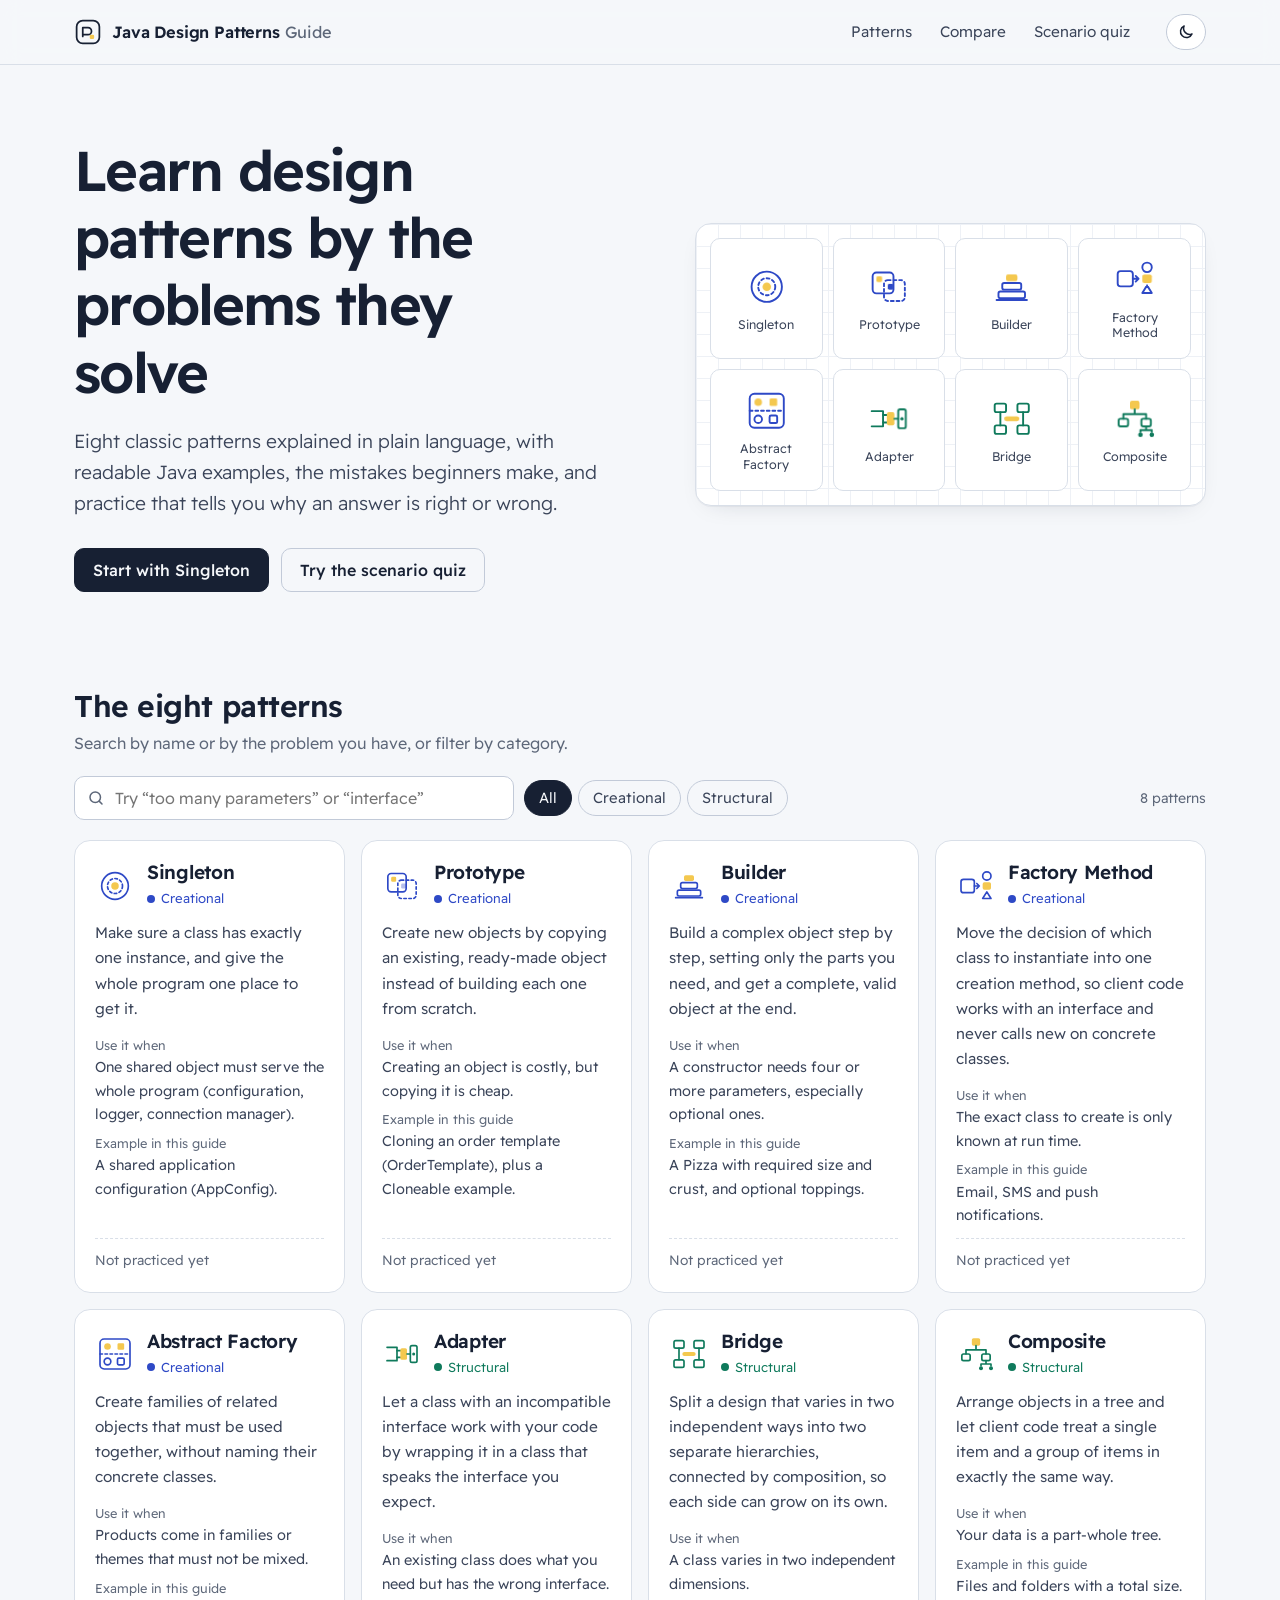
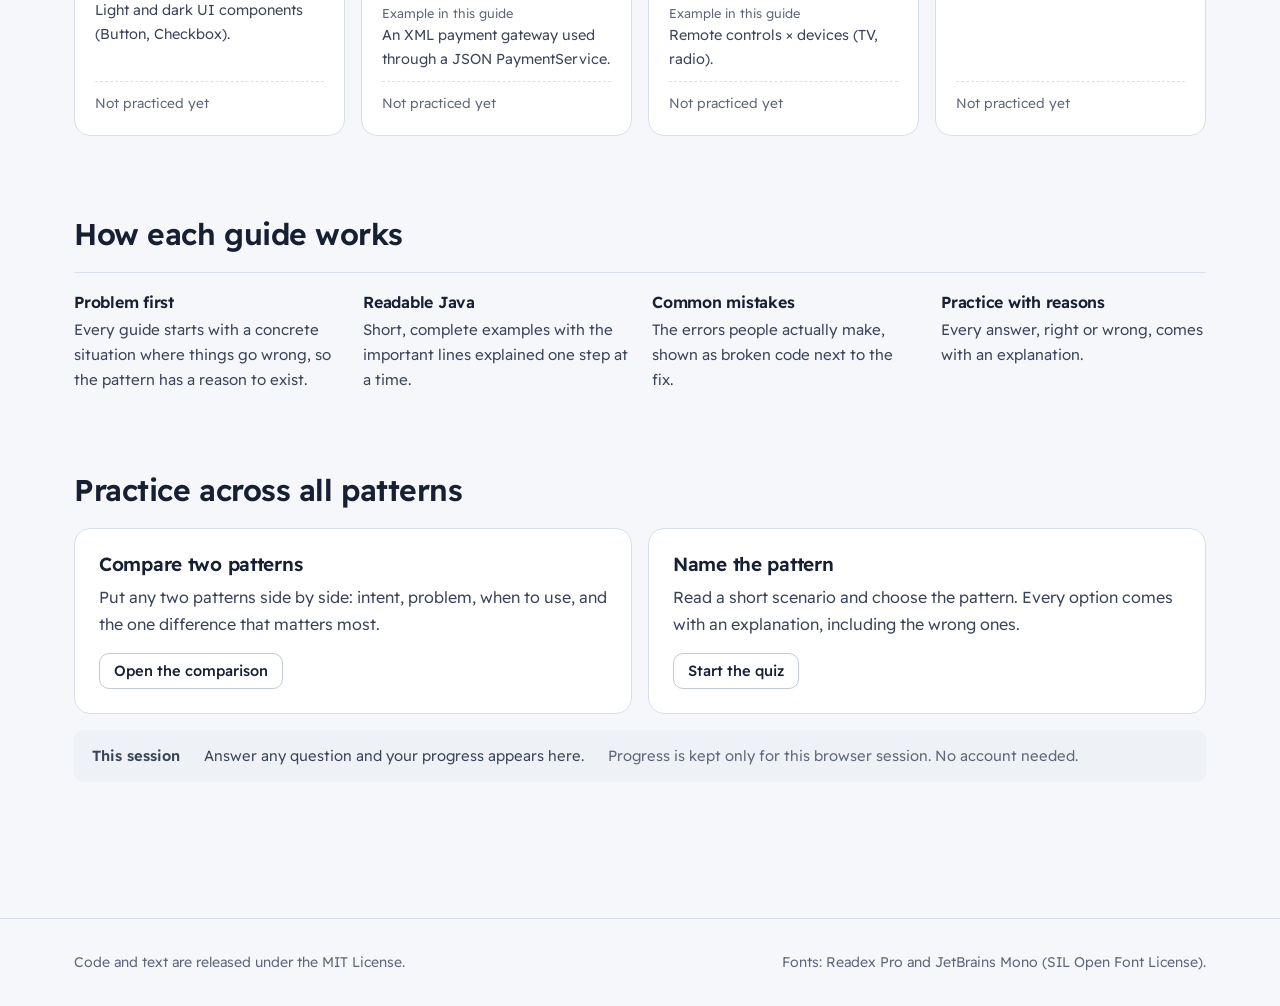
<file: index.html>
<!doctype html>
<html lang="en">
<head>
  <meta charset="utf-8">
  <meta name="viewport" content="width=device-width, initial-scale=1">
  <title>Java Design Patterns Guide</title>
  <meta name="description" content="A beginner-friendly guide to eight classic design patterns in Java: the problems they solve, readable examples, common mistakes, and interactive practice.">
  <meta name="color-scheme" content="light dark">
  <meta name="theme-color" content="#f5f7fa" media="(prefers-color-scheme: light)">
  <meta name="theme-color" content="#0f1522" media="(prefers-color-scheme: dark)">
  <meta property="og:title" content="Java Design Patterns Guide">
  <meta property="og:description" content="Learn eight classic design patterns through the problems they solve.">
  <meta property="og:type" content="website">
  <link rel="icon" href="assets/favicon.svg" type="image/svg+xml">
  <link rel="stylesheet" href="assets/css/main.css">
  <script>
    // Apply the saved or system theme before the first paint.
    (function () {
      var theme = null;
      try { theme = localStorage.getItem('jdpg-theme'); } catch (e) {}
      if (theme !== 'light' && theme !== 'dark') {
        theme = window.matchMedia && matchMedia('(prefers-color-scheme: dark)').matches ? 'dark' : 'light';
      }
      document.documentElement.setAttribute('data-theme', theme);
    })();
  </script>
  <script type="module" src="assets/js/main.js"></script>
</head>
<body>
  <a class="skip-link" href="#app" id="skip-link">Skip to content</a>

  <header class="site-header">
    <div class="wrap header-row">
      <a class="brand" href="#/" aria-label="Java Design Patterns Guide, home">
        <svg viewBox="0 0 32 32" aria-hidden="true">
          <rect x="3" y="3" width="26" height="26" rx="7" fill="none" stroke="currentColor" stroke-width="2"/>
          <path d="M10 21V11h6a4 4 0 0 1 0 8h-6" fill="none" stroke="currentColor" stroke-width="2" stroke-linecap="round" stroke-linejoin="round"/>
          <rect x="18" y="19" width="5" height="5" rx="1.5" fill="#f4c84f"/>
        </svg>
        <span class="brand-text">Java Design Patterns <span>Guide</span></span>
      </a>
      <nav class="main-nav" id="main-nav" aria-label="Main"></nav>
      <div class="tools">
        <button class="tool-btn" id="theme-btn" type="button"></button>
      </div>
    </div>
  </header>

  <main id="app" tabindex="-1">
    <noscript>
      <div class="wrap" style="padding:48px 24px">
        <p>This guide needs JavaScript for navigation and exercises. The Java examples can be read directly in the <code>java/</code> folder of the repository.</p>
      </div>
    </noscript>
  </main>

  <footer class="site-footer">
    <div class="wrap footer-row" id="footer"></div>
  </footer>

  <div class="visually-hidden" aria-live="polite" id="announcer"></div>
</body>
</html>
</file>
<file: assets/css/main.css>
/* =========================================================================
   Java Design Patterns Guide: styles
   Identity: "annotated blueprint". Cool paper and ink, cobalt for creational,
   jade for structural, and one amber highlighter used for emphasis and code.
   ========================================================================= */

@font-face {
  font-family: "Readex Pro";
  src: url("../fonts/readex-pro-latin-wght-normal.woff2") format("woff2-variations");
  font-weight: 160 700;
  font-display: swap;
  unicode-range: U+0000-00FF, U+0131, U+0152-0153, U+02BB-02BC, U+02C6, U+02DA, U+02DC, U+2000-206F, U+2074, U+20AC, U+2122, U+2190-2199, U+2212, U+2215, U+FEFF, U+FFFD;
}
@font-face {
  font-family: "Readex Pro";
  src: url("../fonts/readex-pro-latin-ext-wght-normal.woff2") format("woff2-variations");
  font-weight: 160 700;
  font-display: swap;
  unicode-range: U+0100-02AF, U+0304, U+0308, U+0329, U+1E00-1E9F, U+1EF2-1EFF, U+2020, U+20A0-20AB, U+20AD-20C0, U+2113, U+2C60-2C7F, U+A720-A7FF;
}
@font-face {
  font-family: "JetBrains Mono";
  src: url("../fonts/jetbrains-mono-latin-wght-normal.woff2") format("woff2-variations");
  font-weight: 100 800;
  font-display: swap;
}

/* ---------- Tokens ---------- */
:root {
  --paper: #f5f7fa;
  --surface: #ffffff;
  --surface-2: #eef1f6;
  --ink: #172033;
  --ink-2: #3a4459;
  --muted: #5d6779;
  --line: #d9dfe8;
  --line-strong: #c2cad8;

  --cobalt: #2e49c6;          /* creational */
  --cobalt-soft: #e6eafc;
  --jade: #0f7a5c;            /* structural */
  --jade-soft: #e1f3ec;
  --marker: #f4c84f;          /* the highlighter */
  --marker-soft: #fdf1c9;
  --ok: #18794e;
  --ok-soft: #e3f4ea;
  --bad: #b4232c;
  --bad-soft: #fbe7e8;

  --code-bg: #f9fafc;
  --code-ink: #1d2638;
  --tok-kw: #2e49c6;
  --tok-type: #0f7a5c;
  --tok-str: #a3510c;
  --tok-num: #8a3fb8;
  --tok-com: #6b7487;
  --tok-ann: #a3510c;

  --font: "Readex Pro", system-ui, -apple-system, "Segoe UI", sans-serif;
  --mono: "JetBrains Mono", ui-monospace, "Cascadia Code", Consolas, monospace;

  --step--1: 0.875rem;
  --step-0: 1rem;
  --step-1: 1.1875rem;
  --step-2: 1.4375rem;
  --step-3: 1.875rem;
  --step-4: clamp(2.25rem, 1.6rem + 2.6vw, 3.5rem);

  --radius-s: 6px;
  --radius-m: 10px;
  --radius-l: 16px;
  --shadow: 0 1px 0 rgba(23, 32, 51, 0.04), 0 8px 24px -16px rgba(23, 32, 51, 0.25);
  --wrap: 1180px;
  --measure: 70ch;
  --header-h: 64px;
  color-scheme: light;
}

:root[data-theme="dark"] {
  --paper: #0f1522;
  --surface: #151d2c;
  --surface-2: #1b2537;
  --ink: #e6eaf2;
  --ink-2: #c4cbd8;
  --muted: #98a2b6;
  --line: #263148;
  --line-strong: #34405a;

  --cobalt: #8fa2ff;
  --cobalt-soft: #1d2747;
  --jade: #4cc9a0;
  --jade-soft: #14322b;
  --marker: #f4c84f;
  --marker-soft: rgba(244, 200, 79, 0.16);
  --ok: #57d18f;
  --ok-soft: rgba(87, 209, 143, 0.12);
  --bad: #ff7b82;
  --bad-soft: rgba(255, 123, 130, 0.12);

  --code-bg: #111827;
  --code-ink: #dfe5f0;
  --tok-kw: #9fb0ff;
  --tok-type: #5fd4ad;
  --tok-str: #f2b46d;
  --tok-num: #d6a6ff;
  --tok-com: #7f8aa0;
  --tok-ann: #f2b46d;
  --shadow: 0 1px 0 rgba(0, 0, 0, 0.3), 0 10px 30px -18px rgba(0, 0, 0, 0.8);
  color-scheme: dark;
}

/* ---------- Base ---------- */
*, *::before, *::after { box-sizing: border-box; }
html { -webkit-text-size-adjust: 100%; scroll-padding-top: calc(var(--header-h) + 16px); }
body {
  margin: 0;
  background: var(--paper);
  color: var(--ink);
  font-family: var(--font);
  font-size: var(--step-0);
  line-height: 1.65;
  font-weight: 350;
  text-rendering: optimizeLegibility;
}
h1, h2, h3, h4 { line-height: 1.2; font-weight: 600; margin: 0; letter-spacing: -0.015em; }
p { margin: 0 0 1em; }
a { color: var(--cobalt); text-underline-offset: 3px; text-decoration-thickness: 1px; }
a:hover { text-decoration-thickness: 2px; }
strong { font-weight: 600; }
code, kbd, pre { font-family: var(--mono); }
:not(pre) > code {
  font-size: 0.88em;
  background: var(--surface-2);
  border: 1px solid var(--line);
  padding: 0.05em 0.35em;
  border-radius: 5px;
  overflow-wrap: anywhere;
}
button, input, select { font: inherit; color: inherit; }
button { cursor: pointer; }
:focus-visible { outline: 2px solid var(--cobalt); outline-offset: 2px; border-radius: 4px; }
::selection { background: var(--marker-soft); color: var(--ink); }
.visually-hidden {
  position: absolute !important; width: 1px; height: 1px; overflow: hidden;
  clip: rect(0 0 0 0); white-space: nowrap; margin: -1px; padding: 0; border: 0;
}
.wrap { max-width: var(--wrap); margin-inline: auto; padding-inline: 24px; }
.mark { background: linear-gradient(transparent 55%, var(--marker-soft) 55%); padding-inline: 2px; }

.skip-link {
  position: absolute; inset-inline-start: 16px; top: -48px; z-index: 100;
  background: var(--ink); color: var(--paper); padding: 8px 14px; border-radius: var(--radius-s);
}
.skip-link:focus { top: 12px; }

/* ---------- Header ---------- */
.site-header {
  position: sticky; top: 0; z-index: 50;
  background: color-mix(in srgb, var(--paper) 88%, transparent);
  backdrop-filter: saturate(140%) blur(10px);
  border-bottom: 1px solid var(--line);
}
.header-row { display: flex; align-items: center; gap: 24px; height: var(--header-h); }
.brand { display: flex; align-items: center; gap: 10px; color: var(--ink); text-decoration: none; font-weight: 600; white-space: nowrap; }
.brand svg { width: 28px; height: 28px; flex: none; }
.brand-text { font-size: 1.02rem; letter-spacing: -0.01em; }
.brand-text span { color: var(--muted); font-weight: 400; }
.main-nav { display: flex; gap: 4px; margin-inline-start: auto; }
.main-nav a {
  color: var(--ink-2); text-decoration: none; padding: 6px 12px; border-radius: 999px; font-size: 0.95rem;
}
.main-nav a:hover { background: var(--surface-2); }
.main-nav a[aria-current="page"] { background: var(--ink); color: var(--paper); }
.tools { display: flex; gap: 6px; }
.tool-btn {
  height: 36px; min-width: 36px; padding: 0 10px; border-radius: 999px;
  border: 1px solid var(--line-strong); background: var(--surface); color: var(--ink);
  display: inline-flex; align-items: center; justify-content: center; gap: 6px; font-size: 0.9rem;
}
.tool-btn:hover { border-color: var(--ink-2); }
.tool-btn svg { width: 18px; height: 18px; }

@media (max-width: 860px) {
  .header-row { flex-wrap: wrap; height: auto; padding-block: 10px; gap: 8px 12px; }
  .tools { margin-inline-start: auto; }
  .main-nav { order: 3; width: 100%; margin: 0; overflow-x: auto; padding-bottom: 2px; scrollbar-width: none; }
  .main-nav::-webkit-scrollbar { display: none; }
  .main-nav a { white-space: nowrap; }
  html { scroll-padding-top: 120px; }
}

/* ---------- Footer ---------- */
.site-footer { border-top: 1px solid var(--line); margin-top: 96px; padding-block: 32px; color: var(--muted); font-size: var(--step--1); }
.footer-row { display: flex; flex-wrap: wrap; gap: 12px 32px; justify-content: space-between; }
.site-footer a { color: var(--ink-2); }

/* ---------- Generic blocks ---------- */
main { min-height: 60vh; outline: none; }
.page-head { padding-block: 56px 24px; max-width: 760px; }
.page-head h1 { font-size: var(--step-3); margin-bottom: 12px; }
.page-head p { color: var(--ink-2); font-size: var(--step-1); font-weight: 300; }
.lead { font-size: var(--step-1); color: var(--ink-2); font-weight: 300; }
.btn {
  display: inline-flex; align-items: center; gap: 8px; height: 44px; padding: 0 18px;
  border-radius: var(--radius-m); border: 1px solid var(--ink); background: var(--ink); color: var(--paper);
  text-decoration: none; font-weight: 500; transition: transform 0.15s ease;
}
.btn:hover { transform: translateY(-1px); text-decoration: none; }
.btn.secondary { background: transparent; color: var(--ink); border-color: var(--line-strong); }
.btn.secondary:hover { border-color: var(--ink); }
.btn.small { height: 36px; padding: 0 14px; font-size: 0.92rem; }
.btn[disabled] { opacity: 0.45; cursor: not-allowed; transform: none; }

.cat { display: inline-flex; align-items: center; gap: 6px; font-size: 0.82rem; color: var(--muted); }
.cat::before { content: ""; width: 8px; height: 8px; border-radius: 50%; background: currentColor; }
.cat.creational { color: var(--cobalt); }
.cat.structural { color: var(--jade); }

/* ---------- Glyphs ---------- */
.glyph { display: block; }
.glyph .g-stroke { fill: none; stroke: currentColor; stroke-width: 2; stroke-linecap: round; stroke-linejoin: round; }
.glyph .g-fill { fill: currentColor; }
.glyph .g-accent { fill: var(--marker); stroke: none; }
.glyph .g-dash { stroke-dasharray: 3 3; }

/* ---------- Home: hero ---------- */
.hero { display: grid; grid-template-columns: 1.05fr 0.95fr; gap: 56px; align-items: center; padding-block: 72px 56px; }
.hero h1 { font-size: var(--step-4); font-weight: 600; letter-spacing: -0.03em; max-width: 14ch; margin-bottom: 20px; }
.hero .lead { max-width: 46ch; margin-bottom: 28px; }
.hero-actions { display: flex; flex-wrap: wrap; gap: 12px; }
.board {
  display: grid; grid-template-columns: repeat(4, 1fr); gap: 10px;
  padding: 14px; border-radius: var(--radius-l); background: var(--surface);
  border: 1px solid var(--line); box-shadow: var(--shadow);
  background-image:
    linear-gradient(var(--surface-2) 1px, transparent 1px),
    linear-gradient(90deg, var(--surface-2) 1px, transparent 1px);
  background-size: 22px 22px;
}
.tile {
  aspect-ratio: 1 / 1.08; border-radius: var(--radius-m); background: var(--surface);
  border: 1px solid var(--line); display: flex; flex-direction: column; align-items: center; justify-content: center;
  gap: 8px; text-decoration: none; color: var(--ink); padding: 8px; text-align: center;
  transition: border-color 0.2s ease, transform 0.2s ease;
}
.tile:hover { border-color: currentColor; transform: translateY(-2px); }
.tile.creational { color: var(--cobalt); }
.tile.structural { color: var(--jade); }
.tile svg { width: 48%; height: auto; }
.tile span { font-size: 0.78rem; color: var(--ink-2); line-height: 1.25; }
.tile .g-stroke { stroke-dasharray: 160; stroke-dashoffset: 160; animation: draw 0.9s ease forwards; animation-delay: calc(var(--i) * 90ms + 150ms); }
@keyframes draw { to { stroke-dashoffset: 0; } }
.tile .g-dash { stroke-dasharray: 3 3; stroke-dashoffset: 0; animation: none; }
.tile .g-fill, .tile .g-accent { opacity: 0; animation: pop 0.4s ease forwards; animation-delay: calc(var(--i) * 90ms + 700ms); }
@keyframes pop { to { opacity: 1; } }

@media (max-width: 900px) {
  .hero { grid-template-columns: 1fr; gap: 36px; padding-block: 40px 32px; }
}
@media (max-width: 420px) {
  .board { gap: 6px; padding: 8px; }
  .tile span { font-size: 0.68rem; }
}

/* ---------- Home: sections ---------- */
.section { padding-block: 40px; }
.section-head { display: flex; flex-wrap: wrap; align-items: end; justify-content: space-between; gap: 16px; margin-bottom: 20px; }
.section-head h2 { font-size: var(--step-3); }
.section-head p { color: var(--muted); margin: 6px 0 0; max-width: 60ch; }

.finder { display: flex; flex-wrap: wrap; gap: 10px; align-items: center; margin-bottom: 20px; }
.search {
  position: relative; flex: 1 1 280px; max-width: 440px;
}
.search input {
  width: 100%; height: 44px; border-radius: var(--radius-m); border: 1px solid var(--line-strong);
  background: var(--surface); padding-inline: 40px 14px;
}
.search svg { position: absolute; inset-inline-start: 13px; top: 13px; width: 18px; height: 18px; color: var(--muted); }
.chips { display: flex; gap: 6px; flex-wrap: wrap; }
.chip {
  height: 36px; padding: 0 14px; border-radius: 999px; border: 1px solid var(--line-strong);
  background: transparent; font-size: 0.92rem; color: var(--ink-2);
}
.chip[aria-pressed="true"] { background: var(--ink); color: var(--paper); border-color: var(--ink); }
.result-count { color: var(--muted); font-size: var(--step--1); margin-inline-start: auto; }

.cards { display: grid; grid-template-columns: repeat(auto-fill, minmax(268px, 1fr)); gap: 16px; }
.card {
  position: relative; display: flex; flex-direction: column; gap: 10px;
  padding: 20px; border-radius: var(--radius-l); background: var(--surface); border: 1px solid var(--line);
  color: var(--ink);
}
.card:hover { border-color: var(--line-strong); }
.card-top { display: flex; align-items: center; gap: 12px; }
.card-top svg { width: 40px; height: 40px; flex: none; }
.card.creational .card-top svg { color: var(--cobalt); }
.card.structural .card-top svg { color: var(--jade); }
.card h3 { font-size: var(--step-1); }
.card h3 a { color: inherit; text-decoration: none; }
.card h3 a::after { content: ""; position: absolute; inset: 0; border-radius: inherit; }
.card h3 a:focus-visible { outline: none; }
.card:has(h3 a:focus-visible) { outline: 2px solid var(--cobalt); outline-offset: 2px; }
.card .intent { color: var(--ink-2); font-size: 0.95rem; margin: 0; }
.card dl { margin: 4px 0 0; display: grid; gap: 6px; font-size: 0.9rem; }
.card dt { color: var(--muted); font-size: 0.8rem; }
.card dd { margin: 0; color: var(--ink-2); }
.card-foot { margin-top: auto; padding-top: 10px; border-top: 1px dashed var(--line); display: flex; justify-content: space-between; align-items: center; font-size: 0.85rem; }
.status { display: inline-flex; align-items: center; gap: 6px; color: var(--muted); }
.status.full { color: var(--ink); font-weight: 500; }
.status.full::before { content: ""; width: 10px; height: 10px; border-radius: 3px; background: var(--marker); }
.empty { padding: 32px; text-align: center; border: 1px dashed var(--line-strong); border-radius: var(--radius-l); color: var(--muted); }

.split { display: grid; grid-template-columns: 1fr 1fr; gap: 16px; }
@media (max-width: 760px) { .split { grid-template-columns: 1fr; } }
.panel { padding: 24px; border-radius: var(--radius-l); background: var(--surface); border: 1px solid var(--line); }
.panel h3 { font-size: var(--step-1); margin-bottom: 8px; }
.panel p { color: var(--ink-2); }

.session-bar { display: flex; flex-wrap: wrap; gap: 12px 24px; align-items: center; padding: 14px 18px; border-radius: var(--radius-m); background: var(--surface-2); font-size: 0.92rem; color: var(--ink-2); }

/* ---------- Progress ---------- */
.progress { display: flex; align-items: center; gap: 10px; font-size: 0.88rem; color: var(--muted); }
.progress-track { flex: 1; min-width: 80px; height: 6px; border-radius: 99px; background: var(--surface-2); overflow: hidden; }
.progress-fill { height: 100%; background: var(--ink); width: 0; transition: width 0.4s ease; border-radius: inherit; }

/* ---------- Pattern page ---------- */
.doc { display: grid; grid-template-columns: 220px minmax(0, 1fr); gap: 56px; padding-top: 40px; }
.toc { position: sticky; top: calc(var(--header-h) + 24px); align-self: start; font-size: 0.9rem; }
.toc h2 { font-size: 0.85rem; color: var(--muted); font-weight: 500; margin-bottom: 10px; }
.toc ol { list-style: none; margin: 0; padding: 0; border-inline-start: 1px solid var(--line); }
.toc a { display: block; padding: 5px 14px; color: var(--ink-2); text-decoration: none; margin-inline-start: -1px; border-inline-start: 2px solid transparent; }
.toc a:hover { color: var(--ink); }
.toc a[aria-current="true"] { color: var(--ink); border-color: var(--marker); font-weight: 500; }
.toc .progress { margin-top: 18px; }
.doc-mobile-toc { display: none; }
@media (max-width: 960px) {
  .doc { grid-template-columns: 1fr; gap: 0; padding-top: 24px; }
  .toc { display: none; }
  .doc-mobile-toc { display: block; margin-bottom: 8px; }
  .doc-mobile-toc select { width: 100%; height: 44px; border-radius: var(--radius-m); border: 1px solid var(--line-strong); background: var(--surface); padding-inline: 12px; }
}

.doc-head { padding-bottom: 28px; border-bottom: 1px solid var(--line); margin-bottom: 8px; }
.doc-head .crumbs { font-size: 0.88rem; color: var(--muted); margin-bottom: 18px; }
.doc-head .crumbs a { color: var(--muted); }
.doc-title { display: flex; align-items: center; gap: 18px; margin-bottom: 14px; }
.doc-title svg { width: 64px; height: 64px; flex: none; color: var(--cobalt); }
.doc-title.structural svg { color: var(--jade); }
.doc-title h1 { font-size: var(--step-4); letter-spacing: -0.03em; }
.doc-head .lead { max-width: 60ch; margin: 0; }

.sec { padding-block: 40px 8px; max-width: 820px; }
.sec > h2 { font-size: var(--step-2); margin-bottom: 14px; }
.sec h3 { font-size: var(--step-1); margin: 22px 0 8px; }
.sec p, .sec li { max-width: var(--measure); }
.sec ul, .sec ol { padding-inline-start: 1.3em; }
.sec li { margin-bottom: 6px; }
.callout { border-inline-start: 3px solid var(--marker); background: var(--marker-soft); padding: 12px 16px; border-radius: 0 var(--radius-m) var(--radius-m) 0; margin: 16px 0; }
.callout p:last-child { margin: 0; }
.table-wrap { overflow-x: auto; border: 1px solid var(--line); border-radius: var(--radius-m); margin: 14px 0; background: var(--surface); }
table.t { width: 100%; border-collapse: collapse; font-size: 0.93rem; }
table.t th, table.t td { padding: 10px 14px; text-align: start; vertical-align: top; border-bottom: 1px solid var(--line); }
table.t tr:last-child td { border-bottom: 0; }
table.t th { font-weight: 500; color: var(--muted); background: var(--surface-2); font-size: 0.85rem; }
.flow {
  display: flex; flex-wrap: wrap; align-items: center; gap: 8px; margin: 18px 0; direction: ltr; justify-content: flex-start;
  font-family: var(--mono); font-size: 0.85rem;
}
.flow .node { padding: 8px 12px; border: 1px solid var(--line-strong); border-radius: var(--radius-s); background: var(--surface); }
.flow .node.key { border-color: var(--cobalt); color: var(--cobalt); }
.flow .arrow { color: var(--muted); }
.two-col { display: grid; grid-template-columns: 1fr 1fr; gap: 16px; }
@media (max-width: 700px) { .two-col { grid-template-columns: 1fr; } }
.pc { padding: 18px 20px; border-radius: var(--radius-m); border: 1px solid var(--line); background: var(--surface); }
.pc h3 { margin-top: 0; font-size: 1rem; display: flex; align-items: center; gap: 8px; }
.pc.plus h3::before { content: "+"; color: var(--ok); font-weight: 700; }
.pc.minus h3::before { content: "−"; color: var(--bad); font-weight: 700; }
.pc ul { margin: 0; }

/* ---------- Code ---------- */
.code-block {
  border: 1px solid var(--line); border-radius: var(--radius-m); background: var(--code-bg);
  overflow: hidden; margin: 14px 0; direction: ltr; text-align: left;
}
.code-bar { display: flex; align-items: center; gap: 8px; padding: 6px 8px 6px 14px; border-bottom: 1px solid var(--line); background: var(--surface); flex-wrap: wrap; }
.code-bar .path { font-family: var(--mono); font-size: 0.78rem; color: var(--muted); overflow: hidden; text-overflow: ellipsis; white-space: nowrap; flex: 1; min-width: 0; }
.code-actions { display: flex; gap: 4px; }
.icon-btn {
  height: 30px; padding: 0 10px; border-radius: var(--radius-s); border: 1px solid transparent; background: transparent;
  color: var(--ink-2); font-size: 0.82rem; display: inline-flex; align-items: center; gap: 6px; text-decoration: none; font-family: var(--font);
}
.icon-btn:hover { background: var(--surface-2); border-color: var(--line); text-decoration: none; }
.icon-btn svg { width: 15px; height: 15px; }
.tabs { display: flex; gap: 2px; overflow-x: auto; padding: 6px 6px 0; background: var(--surface); border-bottom: 1px solid var(--line); scrollbar-width: thin; }
.tab {
  border: 1px solid transparent; border-bottom: 0; background: transparent; padding: 7px 12px; border-radius: var(--radius-s) var(--radius-s) 0 0;
  font-family: var(--mono); font-size: 0.8rem; color: var(--muted); white-space: nowrap; margin-bottom: -1px;
}
.tab[aria-selected="true"] { background: var(--code-bg); border-color: var(--line); color: var(--ink); }
pre.code {
  margin: 0; padding: 12px 0; overflow-x: auto; font-size: 0.84rem; line-height: 1.6; color: var(--code-ink);
  counter-reset: ln; tab-size: 4; max-height: 560px;
}
pre.code.short { max-height: none; }
pre.code .ln { display: block; padding-inline: 14px 16px; position: relative; min-height: 1.6em; white-space: pre; }
pre.code.numbered .ln { padding-inline-start: 56px; }
pre.code.numbered .ln::before {
  counter-increment: ln; content: counter(ln); position: absolute; left: 0; width: 40px; text-align: right;
  color: var(--tok-com); opacity: 0.6; user-select: none;
}
pre.code .ln.hl { background: var(--marker-soft); box-shadow: inset 3px 0 0 var(--marker); }
.code-status { padding: 18px; color: var(--muted); font-size: 0.9rem; font-family: var(--font); }
.code-status.err { color: var(--bad); }
.tk-kw { color: var(--tok-kw); font-weight: 500; }
.tk-type { color: var(--tok-type); }
.tk-str { color: var(--tok-str); }
.tk-num { color: var(--tok-num); }
.tk-com { color: var(--tok-com); font-style: italic; }
.tk-ann { color: var(--tok-ann); }

/* ---------- Walkthrough ---------- */
.walk { display: grid; grid-template-columns: minmax(0, 0.9fr) minmax(0, 1.1fr); gap: 20px; align-items: start; }
.walk-steps { list-style: none; margin: 0; padding: 0; display: grid; gap: 8px; counter-reset: step; }
.walk-steps li { margin: 0; max-width: none; }
.walk-step {
  width: 100%; text-align: start; display: grid; grid-template-columns: 28px 1fr; gap: 10px; align-items: start;
  padding: 12px 14px; border-radius: var(--radius-m); border: 1px solid var(--line); background: var(--surface);
}
.walk-step::before {
  counter-increment: step; content: counter(step); width: 24px; height: 24px; border-radius: 50%;
  display: grid; place-items: center; font-size: 0.78rem; background: var(--surface-2); color: var(--ink-2); font-weight: 600;
}
.walk-step[aria-expanded="true"] { border-color: var(--ink); }
.walk-step[aria-expanded="true"]::before { background: var(--marker); color: #1b1b1b; }
.walk-step strong { display: block; font-weight: 500; }
.walk-step .body { display: none; color: var(--ink-2); font-size: 0.93rem; margin-top: 6px; }
.walk-step[aria-expanded="true"] .body { display: block; }
.walk-code { position: sticky; top: calc(var(--header-h) + 16px); }
.walk-code .code-block { margin: 0; }
@media (max-width: 960px) {
  .walk { grid-template-columns: 1fr; }
  .walk-code { position: static; order: -1; }
}

/* ---------- Mistakes ---------- */
.mistakes { display: grid; gap: 10px; }
details.mistake { border: 1px solid var(--line); border-radius: var(--radius-m); background: var(--surface); }
details.mistake summary {
  list-style: none; cursor: pointer; padding: 14px 16px; display: flex; gap: 12px; align-items: baseline; justify-content: space-between;
}
details.mistake summary::-webkit-details-marker { display: none; }
details.mistake summary .m-title { font-weight: 500; }
details.mistake summary::after { content: "+"; color: var(--muted); font-size: 1.2rem; line-height: 1; }
details.mistake[open] summary::after { content: "−"; }
.mistake-body { padding: 0 16px 16px; display: grid; gap: 10px; }
.mistake-body .label { font-size: 0.8rem; color: var(--muted); margin-bottom: 2px; }
.mistake-body pre.code { padding: 8px 0; font-size: 0.8rem; border-radius: var(--radius-s); border: 1px solid var(--line); background: var(--code-bg); }
.mistake-body .wrong pre.code { box-shadow: inset 3px 0 0 var(--bad); }
.mistake-body .right pre.code { box-shadow: inset 3px 0 0 var(--ok); }

/* ---------- Exercises ---------- */
.exercise { border: 1px solid var(--line); border-radius: var(--radius-l); background: var(--surface); padding: 22px; margin: 18px 0; }
.exercise-head { display: flex; flex-wrap: wrap; justify-content: space-between; gap: 8px 16px; align-items: baseline; margin-bottom: 14px; }
.exercise-head h3 { margin: 0; font-size: var(--step-1); }
.exercise-head .hint { color: var(--muted); font-size: 0.88rem; }
.q { padding-block: 16px; border-top: 1px dashed var(--line); }
.q:first-of-type { border-top: 0; padding-top: 4px; }
.q-text { font-weight: 500; margin-bottom: 12px; }
.options { display: grid; gap: 8px; }
.option {
  text-align: start; width: 100%; padding: 11px 14px; border-radius: var(--radius-m);
  border: 1px solid var(--line-strong); background: var(--paper); display: flex; gap: 10px; align-items: flex-start;
}
.option:hover:not([disabled]) { border-color: var(--ink-2); }
.option .key { flex: none; width: 24px; height: 24px; border-radius: 6px; border: 1px solid var(--line-strong); display: grid; place-items: center; font-size: 0.8rem; color: var(--muted); }
.option[disabled] { cursor: default; }
.option.correct { border-color: var(--ok); background: var(--ok-soft); }
.option.correct .key { background: var(--ok); border-color: var(--ok); color: #fff; }
.option.wrong { border-color: var(--bad); background: var(--bad-soft); }
.option.wrong .key { background: var(--bad); border-color: var(--bad); color: #fff; }
.option.dim { opacity: 0.7; }
.option .why { display: block; font-size: 0.88rem; color: var(--ink-2); margin-top: 4px; }
.feedback { margin-top: 12px; padding: 12px 14px; border-radius: var(--radius-m); font-size: 0.94rem; }
.feedback.ok { background: var(--ok-soft); border: 1px solid color-mix(in srgb, var(--ok) 40%, transparent); }
.feedback.bad { background: var(--bad-soft); border: 1px solid color-mix(in srgb, var(--bad) 40%, transparent); }
.feedback strong { display: block; margin-bottom: 2px; }
.feedback p { margin: 4px 0 0; }
.ex-actions { display: flex; flex-wrap: wrap; gap: 8px; margin-top: 14px; }

.blank {
  font-family: var(--mono); font-size: 0.84rem; border: 0; border-bottom: 2px solid var(--marker); background: var(--marker-soft);
  color: var(--code-ink); padding: 0 4px; border-radius: 3px 3px 0 0; height: 1.5em; vertical-align: baseline;
}
.blank:focus { outline: 2px solid var(--cobalt); outline-offset: 1px; }
.blank.ok { border-color: var(--ok); background: var(--ok-soft); }
.blank.bad { border-color: var(--bad); background: var(--bad-soft); }
.blank-notes { list-style: none; margin: 12px 0 0; padding: 0; display: grid; gap: 8px; }
.blank-notes li { max-width: none; padding: 10px 12px; border-radius: var(--radius-m); font-size: 0.92rem; margin: 0; }
.blank-notes li.ok { background: var(--ok-soft); }
.blank-notes li.bad { background: var(--bad-soft); }

pre.code .ln.pick { cursor: pointer; }
pre.code .ln.pick:hover { background: var(--surface-2); }
pre.code .ln.pick.sel { background: var(--marker-soft); box-shadow: inset 3px 0 0 var(--marker); }
pre.code .ln.found { background: var(--ok-soft); box-shadow: inset 3px 0 0 var(--ok); }
pre.code .ln.missed { background: var(--bad-soft); box-shadow: inset 3px 0 0 var(--bad); }
pre.code .ln.false { background: var(--surface-2); box-shadow: inset 3px 0 0 var(--muted); text-decoration: line-through; text-decoration-color: var(--muted); }
pre.code .ln.pick:focus-visible { outline: 2px solid var(--cobalt); outline-offset: -2px; border-radius: 0; }

/* ---------- Compare ---------- */
.compare-pick { display: flex; flex-wrap: wrap; gap: 12px; align-items: end; margin-bottom: 18px; }
.compare-pick label { display: grid; gap: 4px; font-size: 0.85rem; color: var(--muted); }
.compare-pick select { height: 44px; min-width: 220px; border-radius: var(--radius-m); border: 1px solid var(--line-strong); background: var(--surface); padding-inline: 12px; color: var(--ink); }
.swap { height: 44px; }
.compare-table td:first-child { width: 22%; color: var(--muted); font-size: 0.86rem; }
.compare-table .ph { display: flex; align-items: center; gap: 10px; font-weight: 600; color: var(--ink); font-size: 1rem; }
.compare-table .ph svg { width: 28px; height: 28px; }
.key-diff { margin-top: 18px; }

/* ---------- Quiz ---------- */
.quiz { max-width: 760px; }
.quiz-card { border: 1px solid var(--line); border-radius: var(--radius-l); background: var(--surface); padding: 26px; box-shadow: var(--shadow); }
.quiz-meta { display: flex; justify-content: space-between; gap: 12px; align-items: center; margin-bottom: 18px; flex-wrap: wrap; }
.scenario { font-size: var(--step-1); font-weight: 300; line-height: 1.6; margin-bottom: 20px; }
.quiz-done { text-align: center; padding: 18px 0 4px; }
.quiz-done .score { font-size: var(--step-4); font-weight: 600; letter-spacing: -0.03em; }
.review { margin-top: 18px; display: grid; gap: 8px; text-align: start; }
.review li { margin: 0; max-width: none; }

/* ---------- Not found / overview ---------- */
.overview-grid { display: grid; grid-template-columns: repeat(auto-fit, minmax(240px, 1fr)); gap: 14px; margin-top: 18px; }
.notice { padding: 14px 16px; border-radius: var(--radius-m); background: var(--surface-2); color: var(--ink-2); margin: 18px 0; }

/* ---------- Motion ---------- */
.route-enter { animation: enter 0.28s ease both; }
@keyframes enter { from { opacity: 0; transform: translateY(6px); } to { opacity: 1; transform: none; } }
@media (prefers-reduced-motion: reduce) {
  *, *::before, *::after { animation-duration: 0.001ms !important; animation-delay: 0ms !important; transition-duration: 0.001ms !important; scroll-behavior: auto !important; }
  .tile .g-stroke { stroke-dashoffset: 0; }
  .tile .g-fill, .tile .g-accent { opacity: 1; }
}

/* ---------- Print ---------- */
@media print {
  .site-header, .site-footer, .toc, .code-actions, .tabs, .ex-actions { display: none !important; }
  pre.code { max-height: none; }
}

/* ---------- Fixes after browser review ---------- */
.doc > article, .doc > aside, .sec, .walk > *, .exercise, .code-block { min-width: 0; }
.code-block { max-width: 100%; }
[tabindex="-1"]:focus { outline: none; }
#viewer pre.code, #walk-viewer pre.code { height: 540px; max-height: none; }
.overview-grid { grid-template-columns: repeat(2, minmax(0, 1fr)); }
@media (max-width: 700px) { .overview-grid { grid-template-columns: 1fr; } }
@media (max-width: 960px) {
  .doc { grid-template-columns: minmax(0, 1fr); }
  .walk { grid-template-columns: minmax(0, 1fr); }
  #viewer pre.code, #walk-viewer pre.code { height: 380px; }
}
@media (max-width: 520px) {
  .wrap { padding-inline: 16px; }
  .header-row { flex-wrap: wrap; }
  .brand-text span { display: none; }
  .brand-text { font-size: 0.95rem; }
  .exercise { padding: 16px; }
  .quiz-card { padding: 18px; }
  .compare-pick select { min-width: 0; width: 100%; }
  .compare-pick label { flex: 1 1 140px; }
}
@media (max-width: 960px) {
  .walk-code { position: sticky; top: 112px; z-index: 5; background: var(--paper); padding-bottom: 8px; }
  #walk-viewer pre.code { height: 240px; }
}

/* ---------- Final additions ---------- */
.muted { color: var(--muted); }
.session-bar { margin-top: 16px; }
.snippet { position: relative; }
.snippet pre.code { padding-right: 84px; }
.snippet-copy { position: absolute; top: 6px; right: 6px; z-index: 1; background: var(--surface); border-color: var(--line); }
.mistake-body .snippet pre.code { padding-right: 76px; }
.mistake-body p { margin: 0; }
.sec.wide { max-width: none; }
.walk-step .file { display: none; font-family: var(--mono); font-size: 0.75rem; color: var(--muted); margin-top: 6px; }
.walk-step[aria-expanded="true"] .file { display: block; }
.pick-hint { color: var(--muted); font-size: 0.9rem; }
.ex-actions.center { justify-content: center; }
.review { list-style: none; padding: 0; }
.review-title { font-size: var(--step-1); margin-top: 18px; }
.compare-table th[scope="row"] { width: 20%; color: var(--muted); font-size: 0.86rem; font-weight: 400; background: transparent; }
.compare-table .ph { text-decoration: none; }
.compare-table .ph span { color: var(--ink); }
.compare-table ul { margin: 0; padding-inline-start: 1.1em; }
.approach { display: grid; grid-template-columns: repeat(4, minmax(0, 1fr)); gap: 24px; border-top: 1px solid var(--line); padding-top: 20px; }
.approach h3 { font-size: 1rem; margin-bottom: 6px; }
.approach p { color: var(--ink-2); font-size: 0.94rem; margin: 0; }
@media (max-width: 900px) { .approach { grid-template-columns: repeat(2, minmax(0, 1fr)); } }
@media (max-width: 520px) { .approach { grid-template-columns: 1fr; } }
.pager { display: grid; grid-template-columns: 1fr 1fr; gap: 12px; margin-top: 56px; padding-top: 24px; border-top: 1px solid var(--line); max-width: 820px; }
.pager a { display: grid; gap: 2px; padding: 14px 16px; border: 1px solid var(--line); border-radius: var(--radius-m); background: var(--surface); text-decoration: none; color: var(--ink); font-weight: 500; }
.pager a:hover { border-color: var(--ink-2); }
.pager .muted { font-size: 0.82rem; font-weight: 400; }
.pager .next { text-align: end; grid-column: 2; }
.two-col { grid-template-columns: repeat(2, minmax(0, 1fr)); }
@media (max-width: 700px) { .two-col { grid-template-columns: minmax(0, 1fr); } }
details.mistake, .mistake-body, .mistake-body > * { min-width: 0; }
.mistake-body .snippet pre.code { padding-right: 14px; }
.m-label { display: none; }
@media (max-width: 640px) {
  .compare-table thead { display: none; }
  .compare-table, .compare-table tbody, .compare-table tr, .compare-table td { display: block; width: 100%; }
  .compare-table th[scope="row"] { display: none; }
  .compare-table tr { border-bottom: 1px solid var(--line); padding: 6px 0; }
  .compare-table td { border: 0; padding: 6px 14px; }
  .m-label { display: block; font-size: 0.78rem; color: var(--muted); margin-bottom: 2px; }
}
</file>
